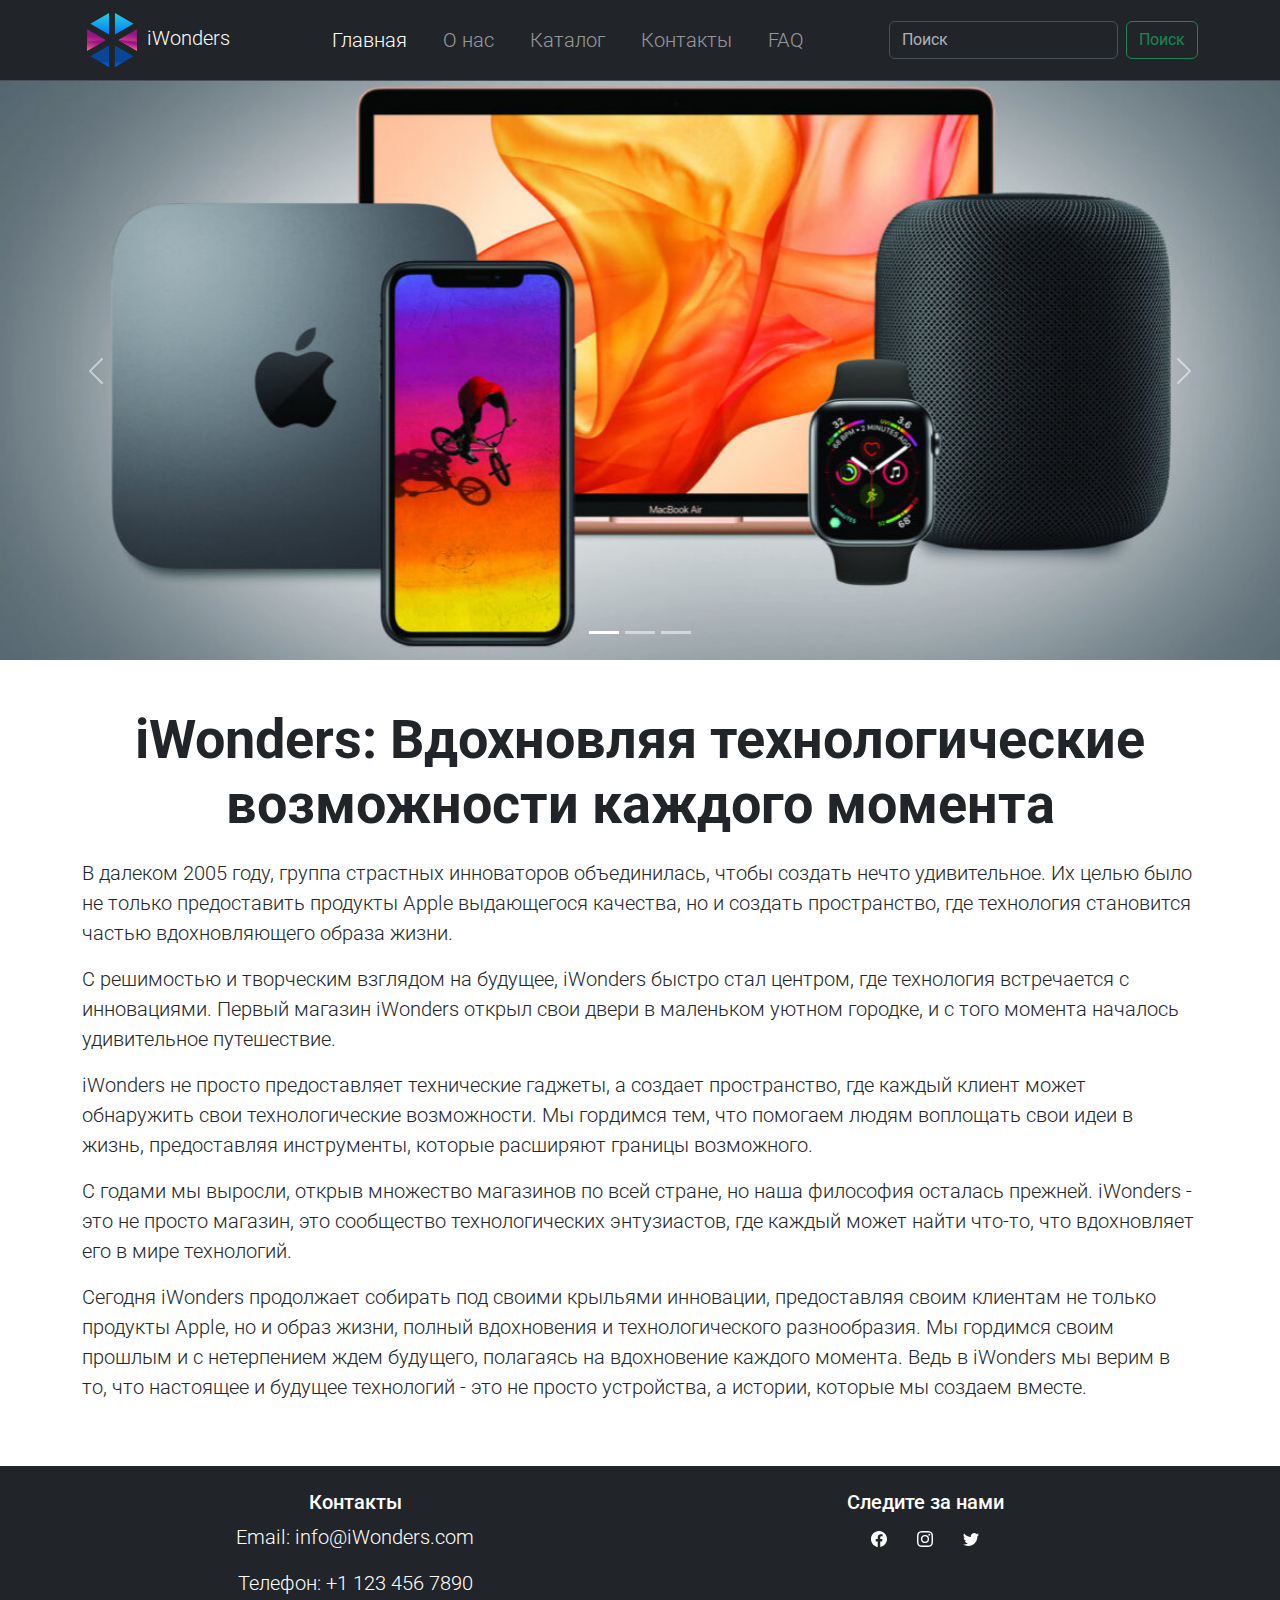
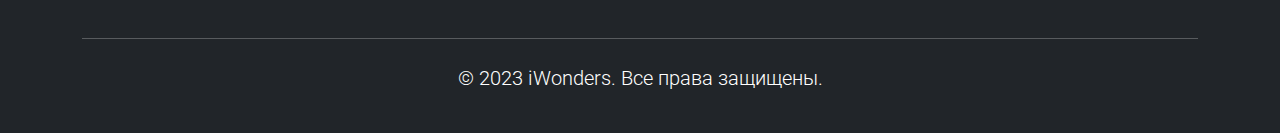
<file: index.html>
<!DOCTYPE html>
<html lang="en">
<head>
    <meta charset="UTF-8">
    <meta name="viewport" content="width=device-width, initial-scale=1.0">
    <link rel="stylesheet" href="css/bootstrap.min.css">
    <link rel="preconnect" href="https://fonts.googleapis.com">
    <link rel="preconnect" href="https://fonts.gstatic.com" crossorigin>
    <link href="https://fonts.googleapis.com/css2?family=Roboto:wght@300;400;700&display=swap" rel="stylesheet">
    <link rel="stylesheet" href="css/main.css">
    <link rel="icon" type="images/x-icon" href="images/favicon.ico">
    <title>iWonders</title>
</head>
<body>
    <div class="wraper">
        <div class="header">
            <nav class="navbar bg-dark border-bottom border-bottom-dark navbar-expand-lg" data-bs-theme="dark">
                <div class="container">
                  <a class="navbar-brand" href="index.html" >
                    <img src="images/logo.svg" alt="" alt="Logo" width="60" height="54" class="d-inline-block align-text-center">
                    iWonders
                  </a>
                  <button class="navbar-toggler" type="button" data-bs-toggle="collapse" data-bs-target="#navbarSupportedContent" aria-controls="navbarSupportedContent" aria-expanded="false" aria-label="Переключатель навигации">
                    <span class="navbar-toggler-icon"></span>
                  </button>
                  <div class="collapse navbar-collapse" id="navbarSupportedContent">
                    <ul class="navbar-nav me-auto mb-2 mb-lg-0 ">
                      <li class="nav-item">
                        <a class="nav-link active" aria-current="page" href="index.html">Главная</a>
                      </li>
                      <li class="nav-item">
                        <a class="nav-link" href="html/about_us.html">О нас</a>
                      </li>
                      <li class="nav-item">
                        <a class="nav-link" href="html/products.html">Каталог</a>
                      </li>
                      <li class="nav-item">
                        <a class="nav-link" href="html/contacts.html">Контакты</a>
                      </li>
                      <li class="nav-item">
                        <a class="nav-link" href="html/faq.html">FAQ</a>
                      </li>
                    </ul>
                    <form class="d-flex" role="search">
                      <input class="form-control me-2" type="search" placeholder="Поиск" aria-label="Поиск">
                      <button class="btn btn-outline-success" type="submit">Поиск</button>
                    </form>
                  </div>
                </div>
              </nav>
        </div>
        <div class="main">
            <div class="main__slider">
                <div class="container-fluid">
                    <div id="carouselExample" class="carousel slide carousel-fade">
                        <div class="carousel-indicators">
                            <button type="button" data-bs-target="#carouselExampleIndicators" data-bs-slide-to="0" class="active" aria-current="true" aria-label="Slide 1"></button>
                            <button type="button" data-bs-target="#carouselExampleIndicators" data-bs-slide-to="1" aria-label="Slide 2"></button>
                            <button type="button" data-bs-target="#carouselExampleIndicators" data-bs-slide-to="2" aria-label="Slide 3"></button>
                          </div>
                        <div class="carousel-inner">
                          <div class="carousel-item active">
                            <img src="images/slider/1.jpg" class="d-block w-100" alt="...">
                          </div>
                          <div class="carousel-item">
                            <img src="images/slider/2.jpg" class="d-block w-100" alt="...">
                          </div>
                          <div class="carousel-item">
                            <img src="images/slider/3.jpg" class="d-block w-100" alt="...">
                          </div>
                        </div>
                        <button class="carousel-control-prev" type="button" data-bs-target="#carouselExample" data-bs-slide="prev">
                          <span class="carousel-control-prev-icon" aria-hidden="true"></span>
                          <span class="visually-hidden">Предыдущий</span>
                        </button>
                        <button class="carousel-control-next" type="button" data-bs-target="#carouselExample" data-bs-slide="next">
                          <span class="carousel-control-next-icon" aria-hidden="true"></span>
                          <span class="visually-hidden">Следующий</span>
                        </button>
                      </div>
                </div>
            </div>
            <section class="story pt-5 pb-5">
                <div class="container">
                    <h1 class="text-center">iWonders: Вдохновляя технологические возможности каждого момента</h1>
                  <p class="lead">
                    В далеком 2005 году, группа страстных инноваторов объединилась, чтобы создать нечто удивительное.
                    Их целью было не только предоставить продукты Apple выдающегося качества, но и создать пространство,
                    где технология становится частью вдохновляющего образа жизни.
                  </p>
                  <p>
                    С решимостью и творческим взглядом на будущее, iWonders быстро стал центром, где технология встречается с инновациями.
                    Первый магазин iWonders открыл свои двери в маленьком уютном городке, и с того момента началось удивительное путешествие.
                  </p>
                  <p>
                    iWonders не просто предоставляет технические гаджеты, а создает пространство, где каждый клиент может обнаружить свои технологические возможности.
                    Мы гордимся тем, что помогаем людям воплощать свои идеи в жизнь, предоставляя инструменты, которые расширяют границы возможного.
                  </p>
                  <p>
                    С годами мы выросли, открыв множество магазинов по всей стране, но наша философия осталась прежней.
                    iWonders - это не просто магазин, это сообщество технологических энтузиастов, где каждый может найти что-то, что вдохновляет его в мире технологий.
                  </p>
                  <p>
                    Сегодня iWonders продолжает собирать под своими крыльями инновации, предоставляя своим клиентам не только продукты Apple,
                    но и образ жизни, полный вдохновения и технологического разнообразия.
                    Мы гордимся своим прошлым и с нетерпением ждем будущего, полагаясь на вдохновение каждого момента.
                    Ведь в iWonders мы верим в то, что настоящее и будущее технологий - это не просто устройства,
                    а истории, которые мы создаем вместе.
                  </p>
                </div>
              </section>
        </div>
        <footer class="bg-dark text-white text-center py-4">
            <div class="container">
                <div class="row">
                    <div class="col-md-6">
                        <h5>Контакты</h5>
                        <p>Email: info@iWonders.com</p>
                        <p>Телефон: +1 123 456 7890</p>
                    </div>
                    <div class="col-md-6">
                        <h5>Следите за нами</h5>
                        <a href="#" class="text-white social-icon">
                            <img src="images/socials/facebook.svg" alt="" style="filter: invert(1);" class="text-white">
                        </a> 
                        <a href="#" class="text-white social-icon">
                            <img src="images/socials/instagram.svg" alt="" style="filter: invert(1);" class="text-white">
                        </a> 
                        <a href="#" class="text-white social-icon">
                            <img src="images/socials/twitter.svg" alt="" style="filter: invert(1);" class="text-white">
                        </a>
                    </div>
                </div>
                <hr class="my-4">
                <p>&copy; 2023 iWonders. Все права защищены.</p>
            </div>
        </footer>
    
        
    </div>
</body>
<script src="js/bootstrap.bundle.min.js"></script>
</html>
</file>
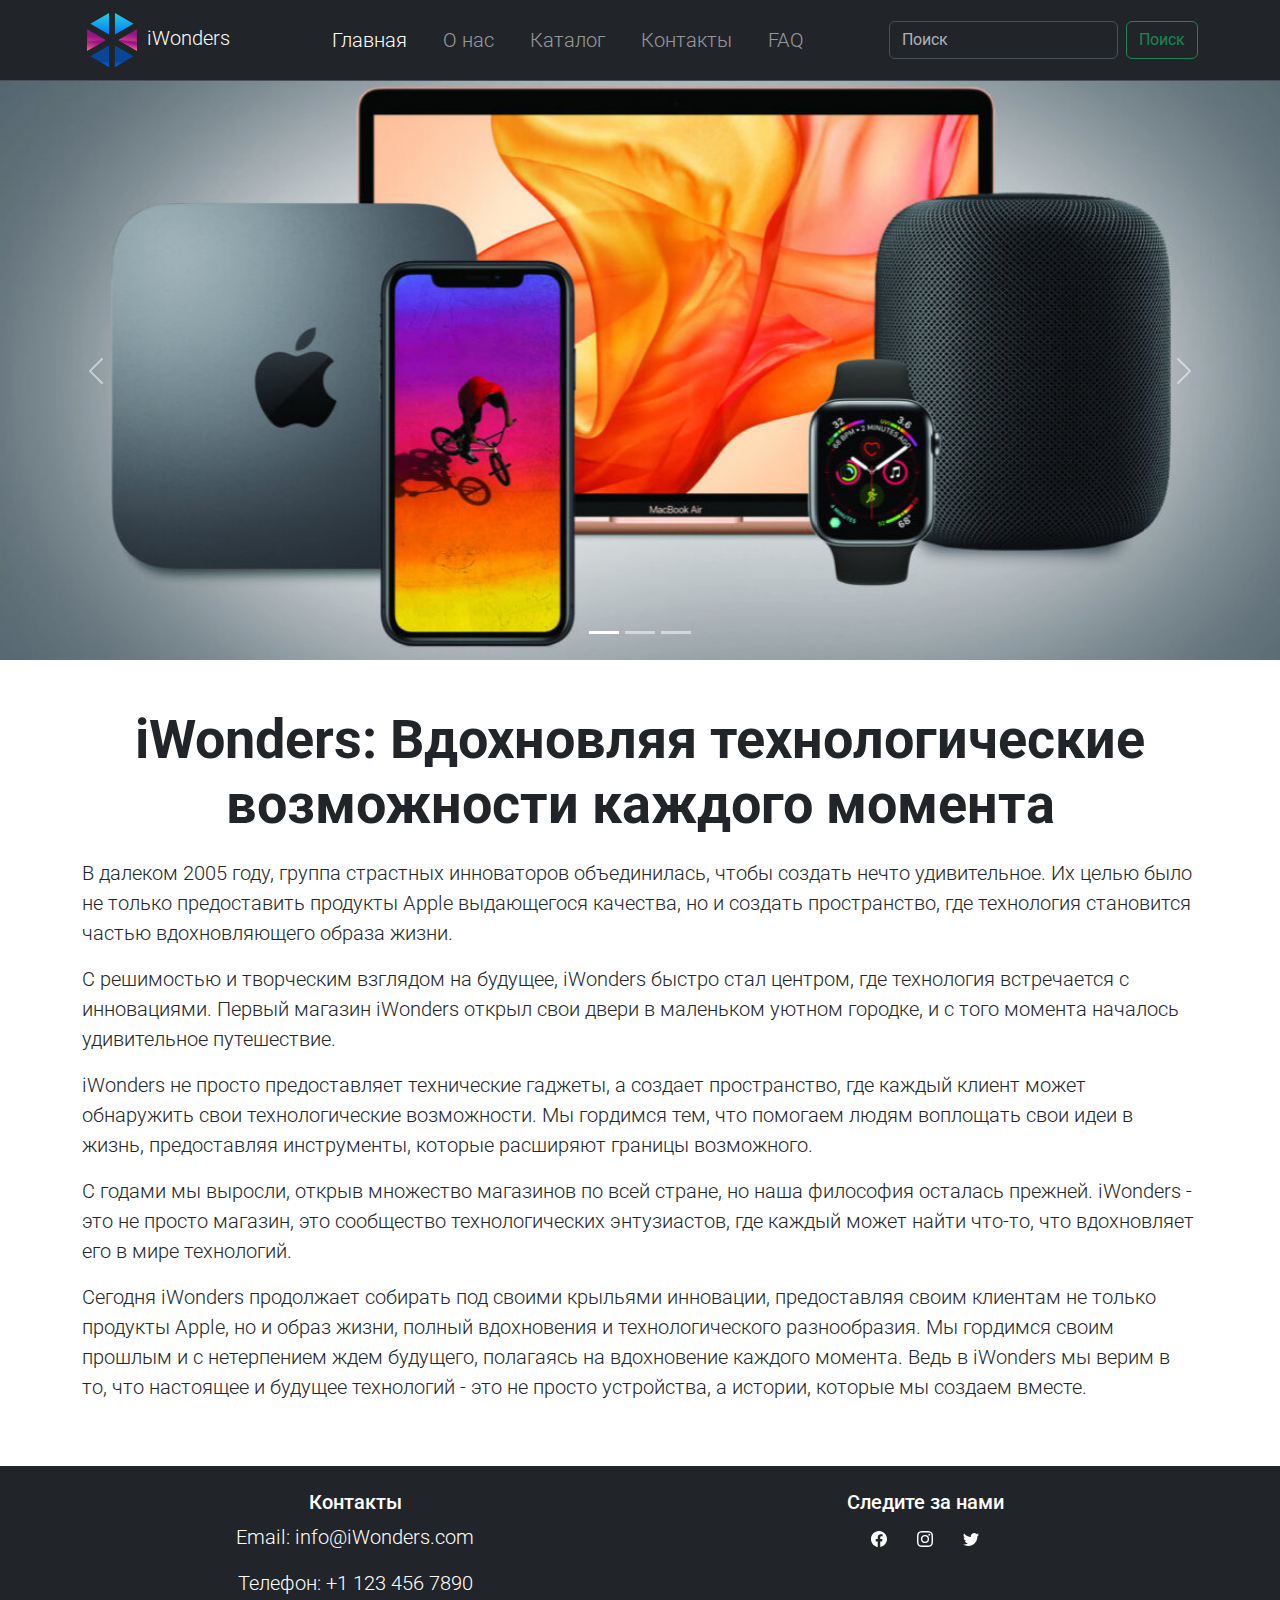
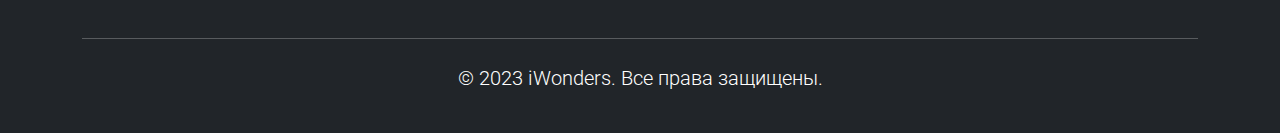
<file: html/index.html>
<!DOCTYPE html>
<html lang="en">
<head>
    <meta charset="UTF-8">
    <meta name="viewport" content="width=device-width, initial-scale=1.0">
    <link rel="stylesheet" href="../css/bootstrap.min.css">
    <link rel="preconnect" href="https://fonts.googleapis.com">
    <link rel="preconnect" href="https://fonts.gstatic.com" crossorigin>
    <link href="https://fonts.googleapis.com/css2?family=Roboto:wght@300;400;700&display=swap" rel="stylesheet">
    <link rel="stylesheet" href="../css/main.css">
    <link rel="icon" type="images/x-icon" href="../images/favicon.ico">
    <title>iWonders</title>
</head>
<body>
    <div class="wraper">
        <div class="header">
            <nav class="navbar bg-dark border-bottom border-bottom-dark navbar-expand-lg" data-bs-theme="dark">
                <div class="container">
                  <a class="navbar-brand" href="../html/index.html" >
                    <img src="../images/logo.svg" alt="" alt="Logo" width="60" height="54" class="d-inline-block align-text-center">
                    iWonders
                  </a>
                  <button class="navbar-toggler" type="button" data-bs-toggle="collapse" data-bs-target="#navbarSupportedContent" aria-controls="navbarSupportedContent" aria-expanded="false" aria-label="Переключатель навигации">
                    <span class="navbar-toggler-icon"></span>
                  </button>
                  <div class="collapse navbar-collapse" id="navbarSupportedContent">
                    <ul class="navbar-nav me-auto mb-2 mb-lg-0 ">
                      <li class="nav-item">
                        <a class="nav-link active" aria-current="page" href="../html/index.html">Главная</a>
                      </li>
                      <li class="nav-item">
                        <a class="nav-link" href="../html/about_us.html">О нас</a>
                      </li>
                      <li class="nav-item">
                        <a class="nav-link" href="../html/products.html">Каталог</a>
                      </li>
                      <li class="nav-item">
                        <a class="nav-link" href="../html/contacts.html">Контакты</a>
                      </li>
                      <li class="nav-item">
                        <a class="nav-link" href="../html/faq.html">FAQ</a>
                      </li>
                    </ul>
                    <form class="d-flex" role="search">
                      <input class="form-control me-2" type="search" placeholder="Поиск" aria-label="Поиск">
                      <button class="btn btn-outline-success" type="submit">Поиск</button>
                    </form>
                  </div>
                </div>
              </nav>
        </div>
        <div class="main">
            <div class="main__slider">
                <div class="container-fluid">
                    <div id="carouselExample" class="carousel slide carousel-fade">
                        <div class="carousel-indicators">
                            <button type="button" data-bs-target="#carouselExampleIndicators" data-bs-slide-to="0" class="active" aria-current="true" aria-label="Slide 1"></button>
                            <button type="button" data-bs-target="#carouselExampleIndicators" data-bs-slide-to="1" aria-label="Slide 2"></button>
                            <button type="button" data-bs-target="#carouselExampleIndicators" data-bs-slide-to="2" aria-label="Slide 3"></button>
                          </div>
                        <div class="carousel-inner">
                          <div class="carousel-item active">
                            <img src="../images/slider/1.jpg" class="d-block w-100" alt="...">
                          </div>
                          <div class="carousel-item">
                            <img src="../images/slider/2.jpg" class="d-block w-100" alt="...">
                          </div>
                          <div class="carousel-item">
                            <img src="../images/slider/3.jpg" class="d-block w-100" alt="...">
                          </div>
                        </div>
                        <button class="carousel-control-prev" type="button" data-bs-target="#carouselExample" data-bs-slide="prev">
                          <span class="carousel-control-prev-icon" aria-hidden="true"></span>
                          <span class="visually-hidden">Предыдущий</span>
                        </button>
                        <button class="carousel-control-next" type="button" data-bs-target="#carouselExample" data-bs-slide="next">
                          <span class="carousel-control-next-icon" aria-hidden="true"></span>
                          <span class="visually-hidden">Следующий</span>
                        </button>
                      </div>
                </div>
            </div>
            <section class="story pt-5 pb-5">
                <div class="container">
                    <h1 class="text-center">iWonders: Вдохновляя технологические возможности каждого момента</h1>
                  <p class="lead">
                    В далеком 2005 году, группа страстных инноваторов объединилась, чтобы создать нечто удивительное.
                    Их целью было не только предоставить продукты Apple выдающегося качества, но и создать пространство,
                    где технология становится частью вдохновляющего образа жизни.
                  </p>
                  <p>
                    С решимостью и творческим взглядом на будущее, iWonders быстро стал центром, где технология встречается с инновациями.
                    Первый магазин iWonders открыл свои двери в маленьком уютном городке, и с того момента началось удивительное путешествие.
                  </p>
                  <p>
                    iWonders не просто предоставляет технические гаджеты, а создает пространство, где каждый клиент может обнаружить свои технологические возможности.
                    Мы гордимся тем, что помогаем людям воплощать свои идеи в жизнь, предоставляя инструменты, которые расширяют границы возможного.
                  </p>
                  <p>
                    С годами мы выросли, открыв множество магазинов по всей стране, но наша философия осталась прежней.
                    iWonders - это не просто магазин, это сообщество технологических энтузиастов, где каждый может найти что-то, что вдохновляет его в мире технологий.
                  </p>
                  <p>
                    Сегодня iWonders продолжает собирать под своими крыльями инновации, предоставляя своим клиентам не только продукты Apple,
                    но и образ жизни, полный вдохновения и технологического разнообразия.
                    Мы гордимся своим прошлым и с нетерпением ждем будущего, полагаясь на вдохновение каждого момента.
                    Ведь в iWonders мы верим в то, что настоящее и будущее технологий - это не просто устройства,
                    а истории, которые мы создаем вместе.
                  </p>
                </div>
              </section>
        </div>
        <footer class="bg-dark text-white text-center py-4">
            <div class="container">
                <div class="row">
                    <div class="col-md-6">
                        <h5>Контакты</h5>
                        <p>Email: info@iWonders.com</p>
                        <p>Телефон: +1 123 456 7890</p>
                    </div>
                    <div class="col-md-6">
                        <h5>Следите за нами</h5>
                        <a href="#" class="text-white social-icon">
                            <img src="../images/socials/facebook.svg" alt="" style="filter: invert(1);" class="text-white">
                        </a> 
                        <a href="#" class="text-white social-icon">
                            <img src="../images/socials/instagram.svg" alt="" style="filter: invert(1);" class="text-white">
                        </a> 
                        <a href="#" class="text-white social-icon">
                            <img src="../images/socials/twitter.svg" alt="" style="filter: invert(1);" class="text-white">
                        </a>
                    </div>
                </div>
                <hr class="my-4">
                <p>&copy; 2023 iWonders. Все права защищены.</p>
            </div>
        </footer>
    
        
    </div>
</body>
<script src="../js/bootstrap.bundle.min.js"></script>
</html>
</file>
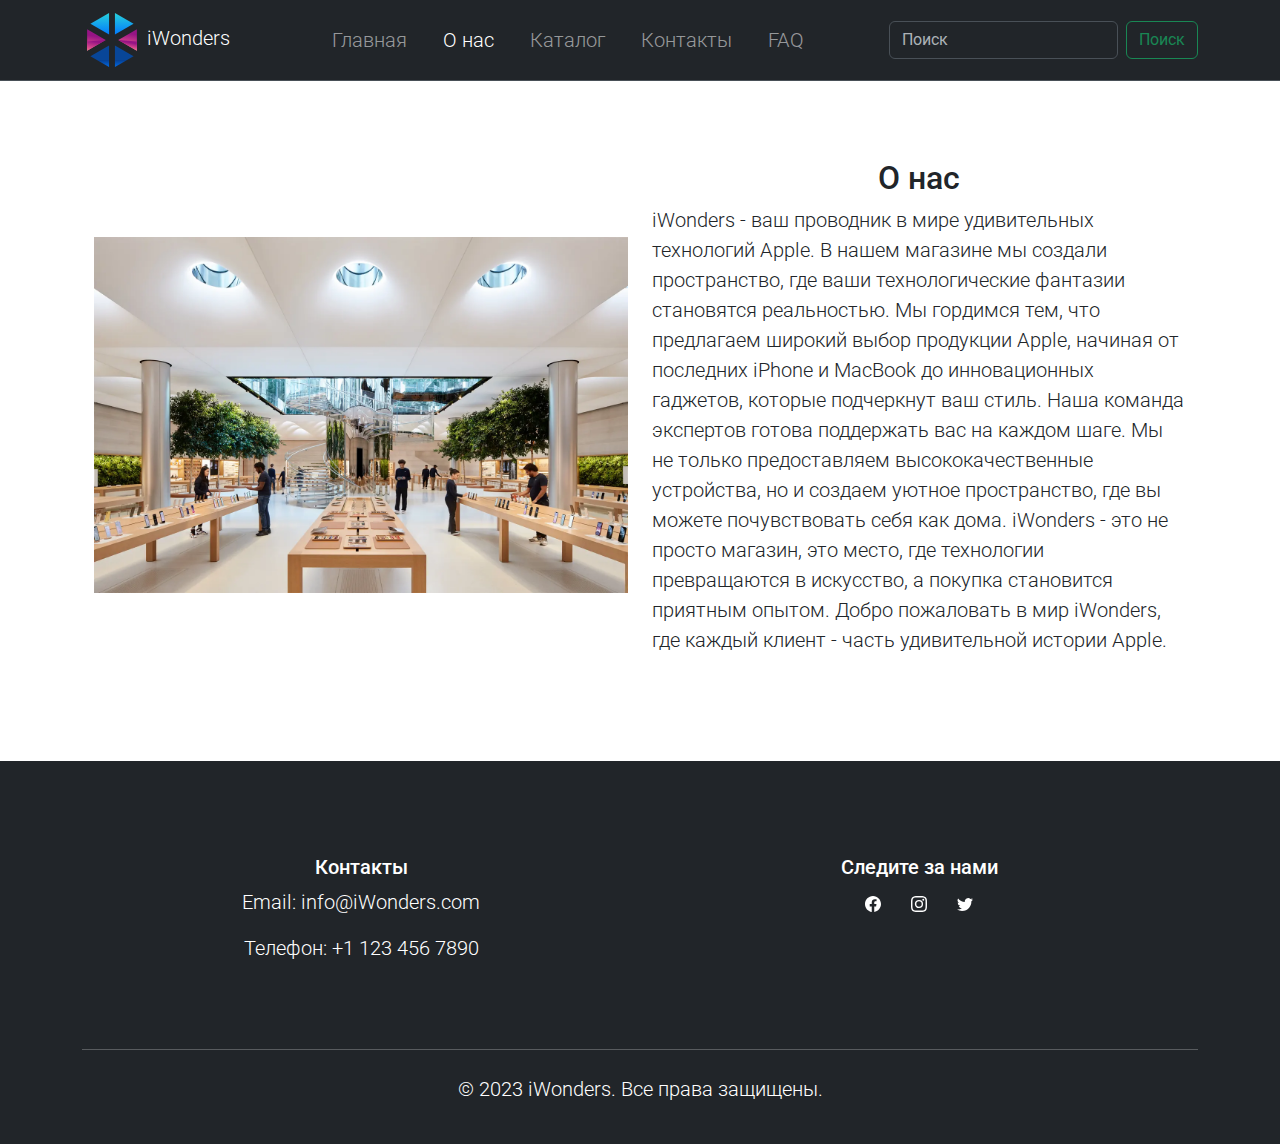
<file: html/about_us.html>
<!DOCTYPE html>
<html lang="en">
<head>
    <meta charset="UTF-8">
    <meta name="viewport" content="width=device-width, initial-scale=1.0">
    <link rel="stylesheet" href="../css/bootstrap.min.css">
    <link rel="preconnect" href="https://fonts.googleapis.com">
    <link rel="preconnect" href="https://fonts.gstatic.com" crossorigin>
    <link href="https://fonts.googleapis.com/css2?family=Roboto:wght@300;400;700&display=swap" rel="stylesheet">
    <link rel="stylesheet" href="../css/about-us.css">
    <link rel="icon" type="images/x-icon" href="../images/favicon.ico">
    <title>About US</title>
</head>
<body>
    <div class="header">
        <nav class="navbar bg-dark border-bottom border-bottom-dark navbar-expand-lg" data-bs-theme="dark">
            <div class="container">
              <a class="navbar-brand" href="../index.html" >
                <img src="../images/logo.svg" alt="" alt="Logo" width="60" height="54" class="d-inline-block align-text-center">
                iWonders
              </a>
              <button class="navbar-toggler" type="button" data-bs-toggle="collapse" data-bs-target="#navbarSupportedContent" aria-controls="navbarSupportedContent" aria-expanded="false" aria-label="Переключатель навигации">
                <span class="navbar-toggler-icon"></span>
              </button>
              <div class="collapse navbar-collapse" id="navbarSupportedContent">
                <ul class="navbar-nav me-auto mb-2 mb-lg-0 ">
                  <li class="nav-item">
                    <a class="nav-link" aria-current="page" href="../index.html">Главная</a>
                  </li>
                  <li class="nav-item">
                    <a class="nav-link active" href="../html/about_us.html">О нас</a>
                  </li>
                  <li class="nav-item">
                    <a class="nav-link" href="../html/products.html">Каталог</a>
                  </li>
                  <li class="nav-item">
                    <a class="nav-link" href="../html/contacts.html">Контакты</a>
                  </li>
                  <li class="nav-item">
                    <a class="nav-link" href="../html/faq.html">FAQ</a>
                  </li>
                </ul>
                <form class="d-flex" role="search">
                  <input class="form-control me-2" type="search" placeholder="Поиск" aria-label="Поиск">
                  <button class="btn btn-outline-success" type="submit">Поиск</button>
                </form>
              </div>
            </div>
          </nav>
    </div>
    <div class="main">
        <div class="container">
          <div class="row">
            <div class="col-md-6 mt-2 mb-5 d-flex justify-content-center align-items-center">
              <img src="../images/shop.webp" alt="" class="w-100 text-center">
            </div>
            <div class="col-md-6 mt-2 mb-5 d-flex flex-column justify-content-center align-items-center">  
                  <h2>О нас</h2>
                  <p>
                    iWonders - ваш проводник в мире удивительных технологий Apple. В нашем магазине мы создали пространство, где ваши технологические фантазии становятся реальностью. Мы гордимся тем, что предлагаем широкий выбор продукции Apple, начиная от последних iPhone и MacBook до инновационных гаджетов, которые подчеркнут ваш стиль.
                    Наша команда экспертов готова поддержать вас на каждом шаге. Мы не только предоставляем высококачественные устройства, но и создаем уютное пространство, где вы можете почувствовать себя как дома. iWonders - это не просто магазин, это место, где технологии превращаются в искусство, а покупка становится приятным опытом. Добро пожаловать в мир iWonders, где каждый клиент - часть удивительной истории Apple.</p>
              </div>
        </div>
      </div>
    </div>
    <footer class="bg-dark text-white text-center py-4">
        <div class="container">
            <div class="row">
                <div class="col-md-6">
                    <h5>Контакты</h5>
                    <p>Email: info@iWonders.com</p>
                    <p>Телефон: +1 123 456 7890</p>
                </div>
                <div class="col-md-6">
                    <h5>Следите за нами</h5>
                    <a href="#" class="text-white social-icon">
                        <img src="../images/socials/facebook.svg" alt="" style="filter: invert(1);" class="text-white">
                    </a> 
                    <a href="#" class="text-white social-icon">
                        <img src="../images/socials/instagram.svg" alt="" style="filter: invert(1);" class="text-white">
                    </a> 
                    <a href="#" class="text-white social-icon">
                        <img src="../images/socials/twitter.svg" alt="" style="filter: invert(1);" class="text-white">
                    </a>
                </div>
            </div>
            <hr class="my-4">
            <p>&copy; 2023 iWonders. Все права защищены.</p>
        </div>
    </footer>
</body>
<script src="../js/bootstrap.bundle.min.js"></script>
</html>
</file>
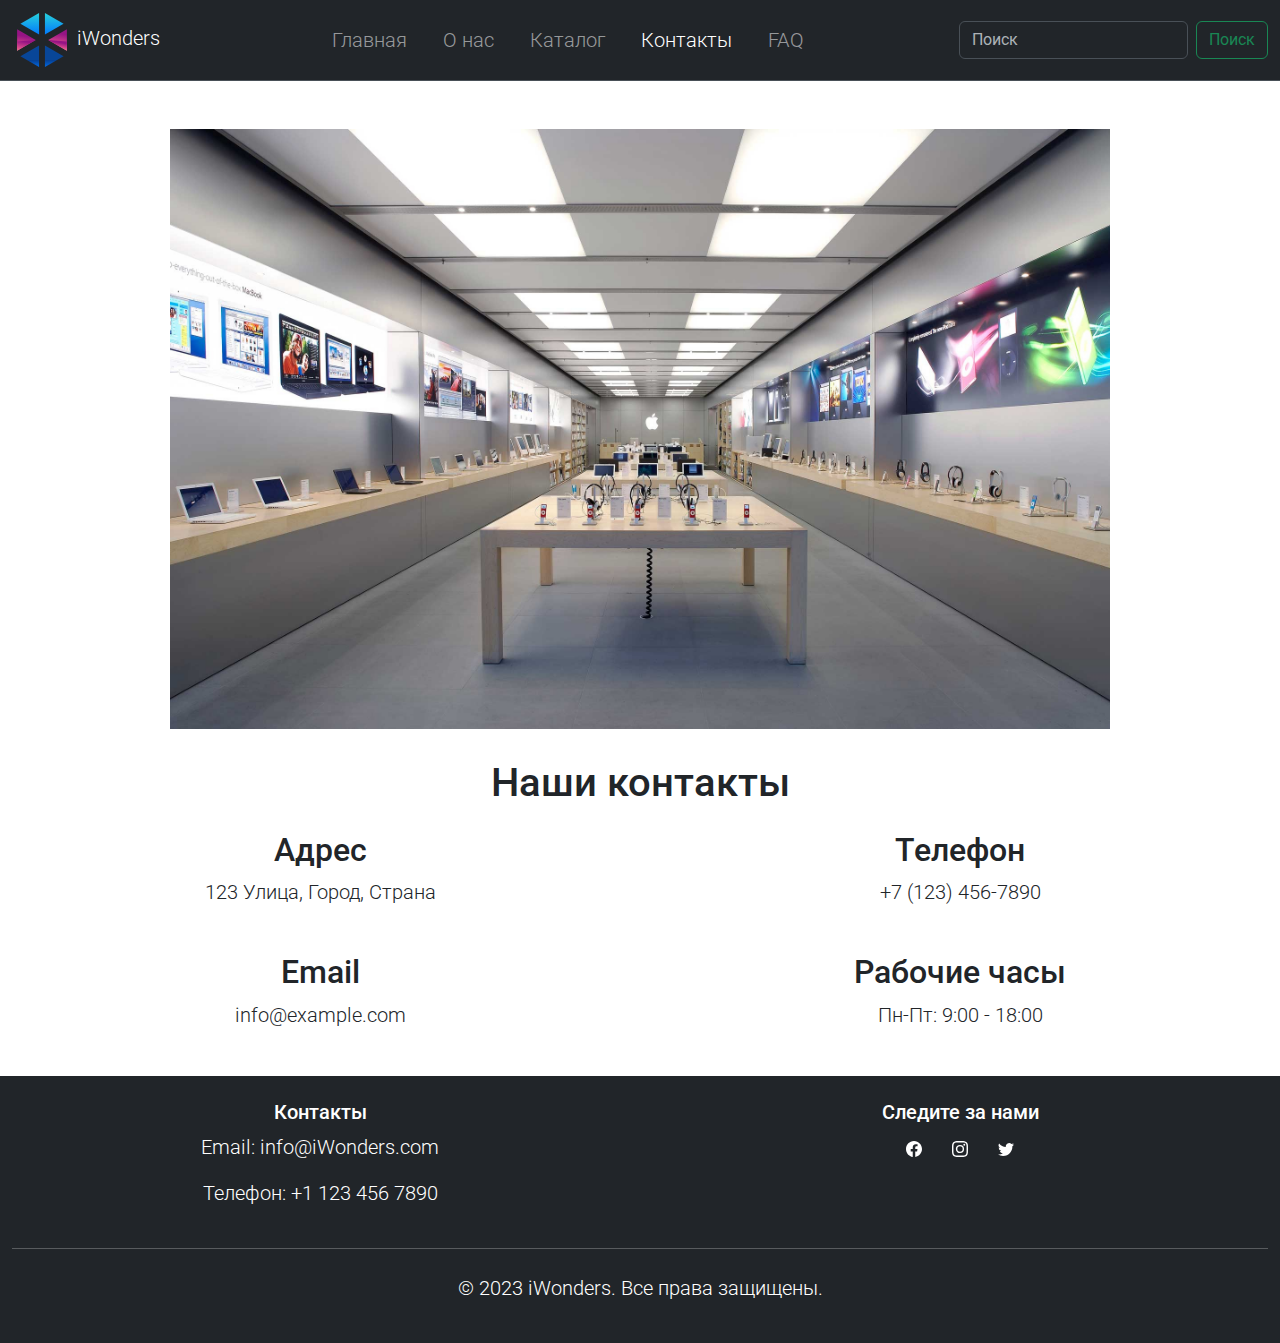
<file: html/contacts.html>
<!DOCTYPE html>
<html lang="en">
<head>
    <meta charset="UTF-8">
    <meta name="viewport" content="width=device-width, initial-scale=1.0">
    <link rel="stylesheet" href="../css/bootstrap.min.css">
    <link rel="preconnect" href="https://fonts.googleapis.com">
    <link rel="preconnect" href="https://fonts.gstatic.com" crossorigin>
    <link href="https://fonts.googleapis.com/css2?family=Roboto:wght@300;400;700&display=swap" rel="stylesheet">
    <link rel="stylesheet" href="../css/contacts.css">
    <link rel="icon" type="images/x-icon" href="../images/favicon.ico">
    <title>Contacts</title>
</head>
<body>
    <div class="header">
        <nav class="navbar bg-dark border-bottom border-bottom-dark navbar-expand-lg" data-bs-theme="dark">
            <div class="container">
              <a class="navbar-brand" href="../index.html" >
                <img src="../images/logo.svg" alt="" alt="Logo" width="60" height="54" class="d-inline-block align-text-center">
                iWonders
              </a>
              <button class="navbar-toggler" type="button" data-bs-toggle="collapse" data-bs-target="#navbarSupportedContent" aria-controls="navbarSupportedContent" aria-expanded="false" aria-label="Переключатель навигации">
                <span class="navbar-toggler-icon"></span>
              </button>
              <div class="collapse navbar-collapse" id="navbarSupportedContent">
                <ul class="navbar-nav me-auto mb-2 mb-lg-0 ">
                  <li class="nav-item">
                    <a class="nav-link" aria-current="page" href="../index.html">Главная</a>
                  </li>
                  <li class="nav-item">
                    <a class="nav-link" href="../html/about_us.html">О нас</a>
                  </li>
                  <li class="nav-item">
                    <a class="nav-link" href="../html/products.html">Каталог</a>
                  </li>
                  <li class="nav-item">
                    <a class="nav-link active" href="../html/contacts.html">Контакты</a>
                  </li>
                  <li class="nav-item">
                    <a class="nav-link" href="../html/faq.html">FAQ</a>
                  </li>
                </ul>
                <form class="d-flex" role="search">
                  <input class="form-control me-2" type="search" placeholder="Поиск" aria-label="Поиск">
                  <button class="btn btn-outline-success" type="submit">Поиск</button>
                </form>
              </div>
            </div>
          </nav>
    </div>
    <div class="main">
        
        <!-- Контент страницы -->
        <div class="container mt-5">
    <img src="../images/apple-microsoft-store-comparison02.jpg" alt="Изображение" class="header-image text-center">
    <h1 class="text-center mb-4">Наши контакты</h1>

    <div class="row contact-info">
        <div class="col-md-6 text-center">
            <h2>Адрес</h2>
            <p>123 Улица, Город, Страна</p>
        </div>
        <div class="col-md-6 text-center">
            <h2>Телефон</h2>
            <p>+7 (123) 456-7890</p>
        </div>
    </div>

    <div class="row mt-4 contact-info">
        <div class="col-md-6 text-center">
            <h2>Email</h2>
            <p>info@example.com</p>
        </div>
        <div class="col-md-6 text-center">
            <h2>Рабочие часы</h2>
            <p>Пн-Пт: 9:00 - 18:00</p>
        </div>
    </div>

</div>
    </div>
    <footer class="bg-dark text-white text-center py-4">
        <div class="container">
            <div class="row">
                <div class="col-md-6">
                    <h5>Контакты</h5>
                    <p>Email: info@iWonders.com</p>
                    <p>Телефон: +1 123 456 7890</p>
                </div>
                <div class="col-md-6">
                    <h5>Следите за нами</h5>
                    <a href="#" class="text-white social-icon">
                        <img src="../images/socials/facebook.svg" alt="" style="filter: invert(1);" class="text-white">
                    </a> 
                    <a href="#" class="text-white social-icon">
                        <img src="../images/socials/instagram.svg" alt="" style="filter: invert(1);" class="text-white">
                    </a> 
                    <a href="#" class="text-white social-icon">
                        <img src="../images/socials/twitter.svg" alt="" style="filter: invert(1);" class="text-white">
                    </a>
                </div>
            </div>
            <hr class="my-4">
            <p>&copy; 2023 iWonders. Все права защищены.</p>
        </div>
    </footer>
</body>
<script src="../js/bootstrap.bundle.min.js"></script>
</html>
</file>
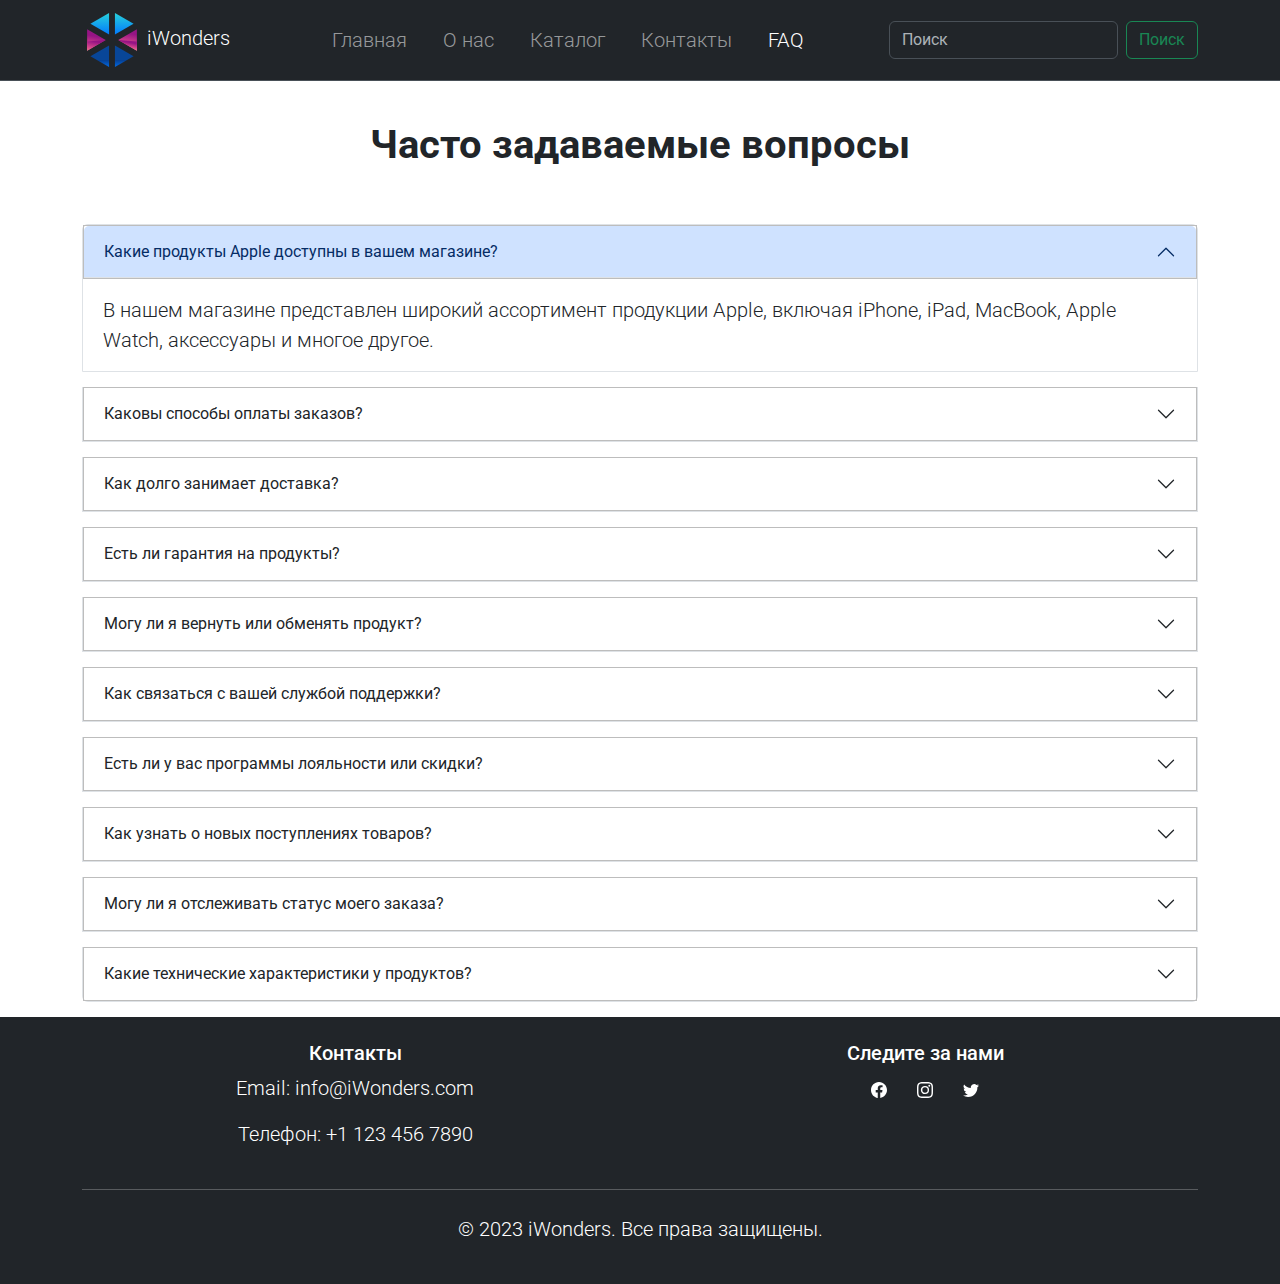
<file: html/faq.html>
<!DOCTYPE html>
<html lang="en">
<head>
    <meta charset="UTF-8">
    <meta name="viewport" content="width=device-width, initial-scale=1.0">
    <link rel="stylesheet" href="../css/bootstrap.min.css">
    <link rel="preconnect" href="https://fonts.googleapis.com">
    <link rel="preconnect" href="https://fonts.gstatic.com" crossorigin>
    <link href="https://fonts.googleapis.com/css2?family=Roboto:wght@300;400;700&display=swap" rel="stylesheet">
    <link rel="stylesheet" href="../css/faq.css">
    <link rel="icon" type="images/x-icon" href="../images/favicon.ico">
    <title>FAQ</title>
</head>
<body>
    <div class="header">
        <nav class="navbar bg-dark border-bottom border-bottom-dark navbar-expand-lg" data-bs-theme="dark">
            <div class="container">
              <a class="navbar-brand" href="../index.html" >
                <img src="../images/logo.svg" alt="" alt="Logo" width="60" height="54" class="d-inline-block align-text-center">
                iWonders
              </a>
              <button class="navbar-toggler" type="button" data-bs-toggle="collapse" data-bs-target="#navbarSupportedContent" aria-controls="navbarSupportedContent" aria-expanded="false" aria-label="Переключатель навигации">
                <span class="navbar-toggler-icon"></span>
              </button>
              <div class="collapse navbar-collapse" id="navbarSupportedContent">
                <ul class="navbar-nav me-auto mb-2 mb-lg-0 ">
                  <li class="nav-item">
                    <a class="nav-link" aria-current="page" href="../index.html">Главная</a>
                  </li>
                  <li class="nav-item">
                    <a class="nav-link" href="../html/about_us.html">О нас</a>
                  </li>
                  <li class="nav-item">
                    <a class="nav-link" href="../html/products.html">Каталог</a>
                  </li>
                  <li class="nav-item">
                    <a class="nav-link" href="../html/contacts.html">Контакты</a>
                  </li>
                  <li class="nav-item">
                    <a class="nav-link active" href="../html/faq.html">FAQ</a>
                  </li>
                </ul>
                <form class="d-flex" role="search">
                  <input class="form-control me-2" type="search" placeholder="Поиск" aria-label="Поиск">
                  <button class="btn btn-outline-success" type="submit">Поиск</button>
                </form>
              </div>
            </div>
          </nav>
    </div>
    <div class="main">
      <div class="container">
        <h1 class="text-center">Часто задаваемые вопросы</h1>
        <div class="accordion" id="accordionExample">
          <div class="accordion-item">
            <h2 class="accordion-header">
              <button class="accordion-button" type="button" data-bs-toggle="collapse" data-bs-target="#collapseOne" aria-expanded="true" aria-controls="collapseOne">
                Какие продукты Apple доступны в вашем магазине?
              </button>
            </h2>
            <div id="collapseOne" class="accordion-collapse collapse show" data-bs-parent="#accordionExample">
              <div class="accordion-body">
                В нашем магазине представлен широкий ассортимент продукции Apple, включая iPhone, iPad, MacBook, Apple Watch, аксессуары и многое другое.
              </div>
            </div>
          </div>
          <div class="accordion-item">
            <h2 class="accordion-header">
              <button class="accordion-button collapsed" type="button" data-bs-toggle="collapse" data-bs-target="#collapseTwo" aria-expanded="false" aria-controls="collapseTwo">
                Каковы способы оплаты заказов?
              </button>
            </h2>
            <div id="collapseTwo" class="accordion-collapse collapse" data-bs-parent="#accordionExample">
              <div class="accordion-body">
                Мы принимаем различные способы оплаты, включая кредитные карты, электронные платежи и другие удобные варианты.
              </div>
            </div>
          </div>
          <div class="accordion-item">
            <h2 class="accordion-header">
              <button class="accordion-button collapsed" type="button" data-bs-toggle="collapse" data-bs-target="#collapseThree" aria-expanded="false" aria-controls="collapseThree">
                Как долго занимает доставка?
              </button>
            </h2>
            <div id="collapseThree" class="accordion-collapse collapse" data-bs-parent="#accordionExample">
              <div class="accordion-body">
                Сроки доставки зависят от вашего местоположения. Обычно мы стремимся осуществлять быструю и надежную доставку в пределах указанных сроков.
              </div>
            </div>
          </div>
          <div class="accordion-item">
            <h2 class="accordion-header">
              <button class="accordion-button collapsed" type="button" data-bs-toggle="collapse" data-bs-target="#collapseFour" aria-expanded="false" aria-controls="collapseFour">
                Есть ли гарантия на продукты?
              </button>
            </h2>
            <div id="collapseFour" class="accordion-collapse collapse" data-bs-parent="#accordionExample">
              <div class="accordion-body">
                Да, все продукты, приобретенные у нас, обеспечиваются гарантией производителя. Подробности можно уточнить у нашей службы поддержки.
              </div>
            </div>
          </div>
          <div class="accordion-item">
            <h2 class="accordion-header">
              <button class="accordion-button collapsed" type="button" data-bs-toggle="collapse" data-bs-target="#collapseFive" aria-expanded="false" aria-controls="collapseFive">
                Могу ли я вернуть или обменять продукт?
              </button>
            </h2>
            <div id="collapseFive" class="accordion-collapse collapse" data-bs-parent="#accordionExample">
              <div class="accordion-body">
                Да, мы предоставляем возможность возврата или обмена в соответствии с нашей политикой возврата. Пожалуйста, свяжитесь с нами для получения дополнительной информации.
              </div>
            </div>
          </div>
          <div class="accordion-item">
            <h2 class="accordion-header">
              <button class="accordion-button collapsed" type="button" data-bs-toggle="collapse" data-bs-target="#collapseSix" aria-expanded="false" aria-controls="collapseSix">
                Как связаться с вашей службой поддержки?
              </button>
            </h2>
            <div id="collapseSix" class="accordion-collapse collapse" data-bs-parent="#accordionExample">
              <div class="accordion-body">
                Вы можете связаться с нашей службой поддержки по электронной почте (support@applestore.com) или по телефону: +1 123 456 7890.
              </div>
            </div>
          </div>
          <div class="accordion-item">
            <h2 class="accordion-header">
              <button class="accordion-button collapsed" type="button" data-bs-toggle="collapse" data-bs-target="#collapseSeven" aria-expanded="false" aria-controls="collapseSeven">
                Есть ли у вас программы лояльности или скидки?
              </button>
            </h2>
            <div id="collapseSeven" class="accordion-collapse collapse" data-bs-parent="#accordionExample">
              <div class="accordion-body">
                Да, мы предлагаем программы лояльности и регулярные акции. Подпишитесь на наши рассылки, чтобы быть в курсе последних предложений.
              </div>
            </div>
          </div>
          <div class="accordion-item">
            <h2 class="accordion-header">
              <button class="accordion-button collapsed" type="button" data-bs-toggle="collapse" data-bs-target="#collapseEight" aria-expanded="false" aria-controls="collapseEight">
                Как узнать о новых поступлениях товаров?
              </button>
            </h2>
            <div id="collapseEight" class="accordion-collapse collapse" data-bs-parent="#accordionExample">
              <div class="accordion-body">
                Мы регулярно обновляем каталог и информацию о новинках. Посетите наш сайт или следите за нами в социальных сетях.
              </div>
            </div>
          </div>
          <div class="accordion-item">
            <h2 class="accordion-header">
              <button class="accordion-button collapsed" type="button" data-bs-toggle="collapse" data-bs-target="#collapseNine" aria-expanded="false" aria-controls="collapseNine">
                Могу ли я отслеживать статус моего заказа?
              </button>
            </h2>
            <div id="collapseNine" class="accordion-collapse collapse" data-bs-parent="#accordionExample">
              <div class="accordion-body">
                Да, после оформления заказа вы получите уникальный номер для отслеживания статуса доставки на нашем сайте.
              </div>
            </div>
          </div>
          <div class="accordion-item">
            <h2 class="accordion-header">
              <button class="accordion-button collapsed" type="button" data-bs-toggle="collapse" data-bs-target="#collapseTen" aria-expanded="false" aria-controls="collapseTen">
                Какие технические характеристики у продуктов?
              </button>
            </h2>
            <div id="collapseTen" class="accordion-collapse collapse" data-bs-parent="#accordionExample">
              <div class="accordion-body">
                Технические характеристики указаны на страницах каждого продукта. Если у вас есть дополнительные вопросы, обратитесь к нашей службе поддержки.
              </div>
            </div>
          </div>
        </div>
      </div>
    </div>
    
    <footer class="bg-dark text-white text-center py-4">
      <div class="container">
            <div class="row">
                <div class="col-md-6">
                  <h5>Контакты</h5>
                  <p>Email: info@iWonders.com</p>
                  <p>Телефон: +1 123 456 7890</p>
                </div>
                <div class="col-md-6">
                  <h5>Следите за нами</h5>
                  <a href="#" class="text-white social-icon">
                    <img src="../images/socials/facebook.svg" alt="" style="filter: invert(1);" class="text-white">
                  </a> 
                  <a href="#" class="text-white social-icon">
                    <img src="../images/socials/instagram.svg" alt="" style="filter: invert(1);" class="text-white">
                  </a> 
                  <a href="#" class="text-white social-icon">
                    <img src="../images/socials/twitter.svg" alt="" style="filter: invert(1);" class="text-white">
                  </a>
                </div>
            </div>
            <hr class="my-4">
            <p>&copy; 2023 iWonders. Все права защищены.</p>
        </div>
    </footer>
</body>
<script src="../js/bootstrap.bundle.min.js"></script>
</html>
</file>
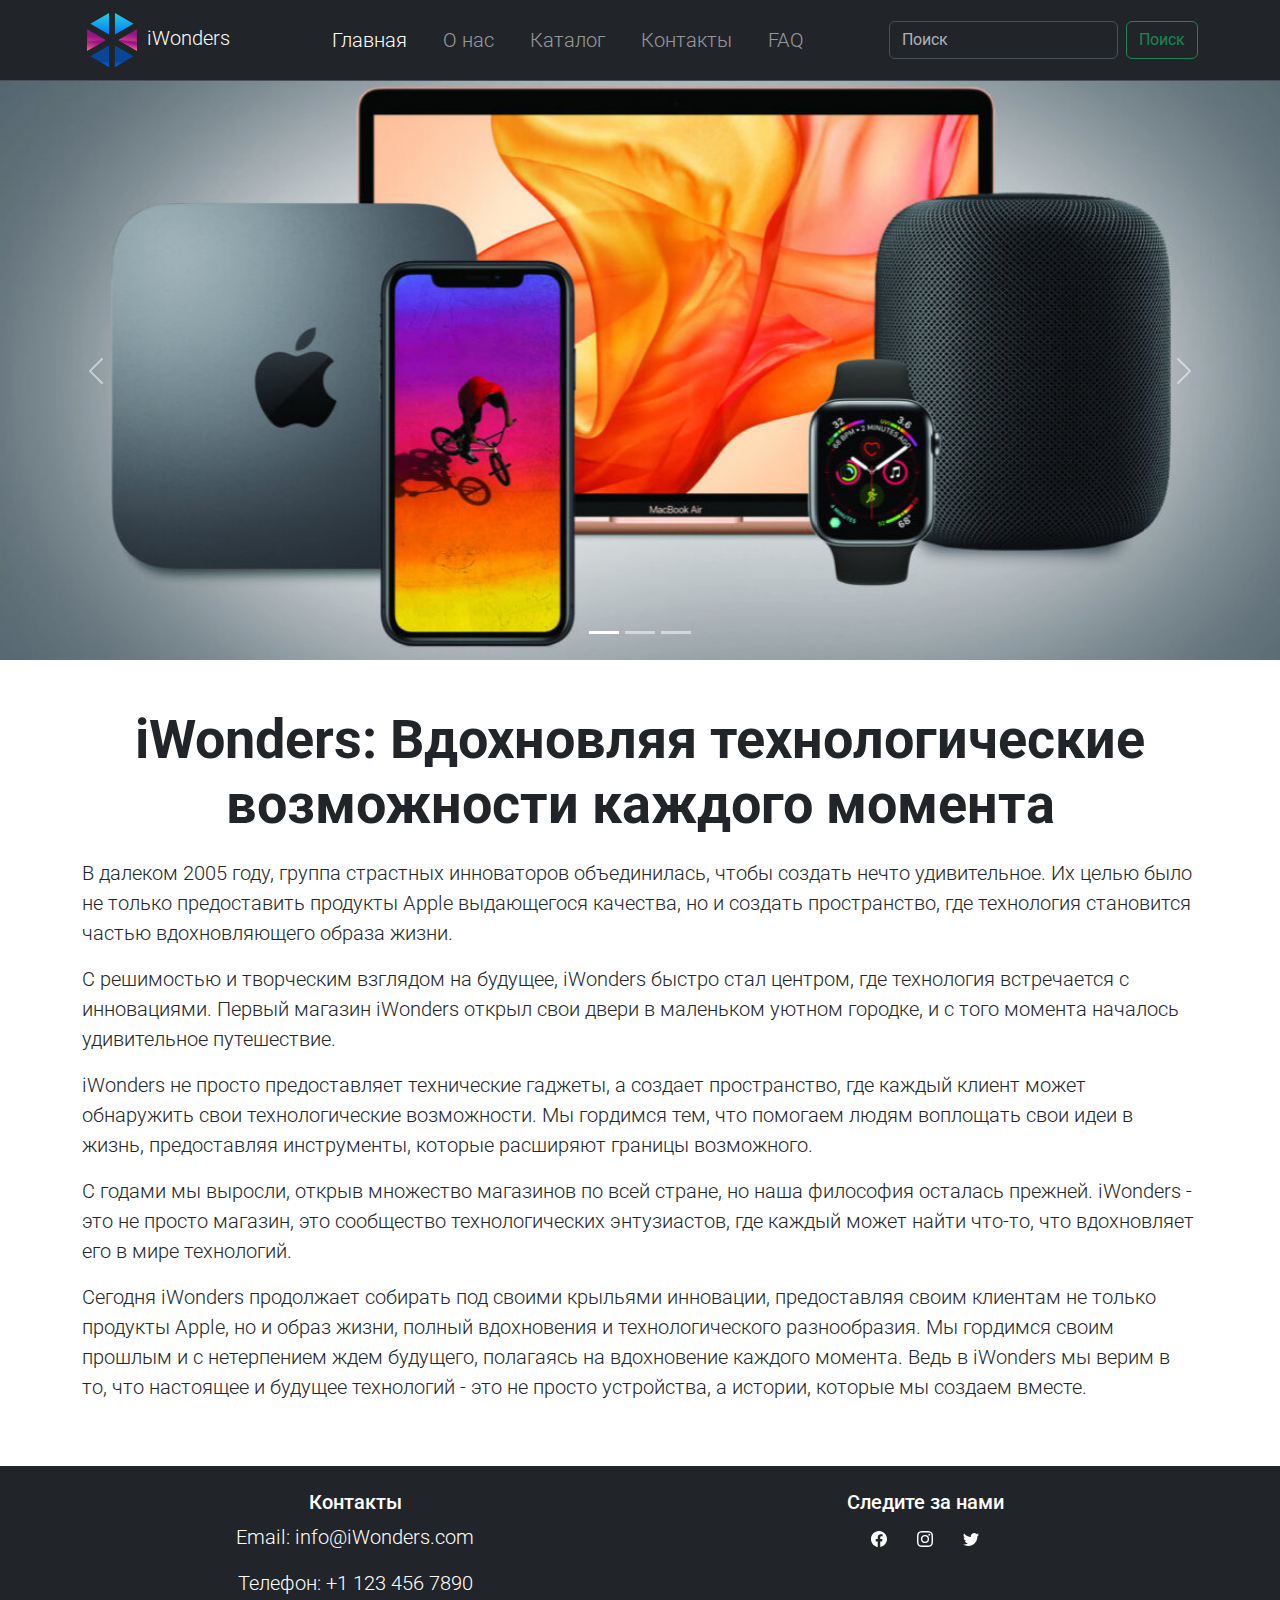
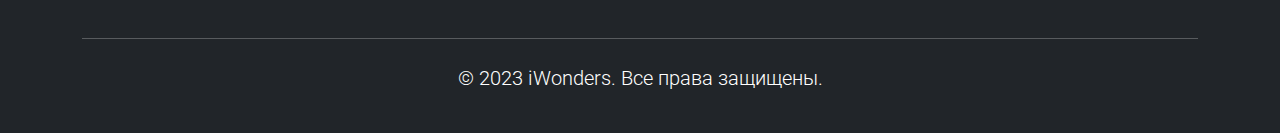
<file: html/main.html>
<!DOCTYPE html>
<html lang="en">
<head>
    <meta charset="UTF-8">
    <meta name="viewport" content="width=device-width, initial-scale=1.0">
    <link rel="stylesheet" href="../css/bootstrap.min.css">
    <link rel="preconnect" href="https://fonts.googleapis.com">
    <link rel="preconnect" href="https://fonts.gstatic.com" crossorigin>
    <link href="https://fonts.googleapis.com/css2?family=Roboto:wght@300;400;700&display=swap" rel="stylesheet">
    <link rel="stylesheet" href="../css/main.css">
    <link rel="icon" type="images/x-icon" href="../images/favicon.ico">
    <title>iWonders</title>
</head>
<body>
    <div class="wraper">
        <div class="header">
            <nav class="navbar bg-dark border-bottom border-bottom-dark navbar-expand-lg" data-bs-theme="dark">
                <div class="container">
                  <a class="navbar-brand" href="../html/main.html" >
                    <img src="../images/logo.svg" alt="" alt="Logo" width="60" height="54" class="d-inline-block align-text-center">
                    iWonders
                  </a>
                  <button class="navbar-toggler" type="button" data-bs-toggle="collapse" data-bs-target="#navbarSupportedContent" aria-controls="navbarSupportedContent" aria-expanded="false" aria-label="Переключатель навигации">
                    <span class="navbar-toggler-icon"></span>
                  </button>
                  <div class="collapse navbar-collapse" id="navbarSupportedContent">
                    <ul class="navbar-nav me-auto mb-2 mb-lg-0 ">
                      <li class="nav-item">
                        <a class="nav-link active" aria-current="page" href="../html/main.html">Главная</a>
                      </li>
                      <li class="nav-item">
                        <a class="nav-link" href="../html/about_us.html">О нас</a>
                      </li>
                      <li class="nav-item">
                        <a class="nav-link" href="../html/products.html">Каталог</a>
                      </li>
                      <li class="nav-item">
                        <a class="nav-link" href="../html/contacts.html">Контакты</a>
                      </li>
                      <li class="nav-item">
                        <a class="nav-link" href="../html/faq.html">FAQ</a>
                      </li>
                    </ul>
                    <form class="d-flex" role="search">
                      <input class="form-control me-2" type="search" placeholder="Поиск" aria-label="Поиск">
                      <button class="btn btn-outline-success" type="submit">Поиск</button>
                    </form>
                  </div>
                </div>
              </nav>
        </div>
        <div class="main">
            <div class="main__slider">
                <div class="container-fluid">
                    <div id="carouselExample" class="carousel slide carousel-fade">
                        <div class="carousel-indicators">
                            <button type="button" data-bs-target="#carouselExampleIndicators" data-bs-slide-to="0" class="active" aria-current="true" aria-label="Slide 1"></button>
                            <button type="button" data-bs-target="#carouselExampleIndicators" data-bs-slide-to="1" aria-label="Slide 2"></button>
                            <button type="button" data-bs-target="#carouselExampleIndicators" data-bs-slide-to="2" aria-label="Slide 3"></button>
                          </div>
                        <div class="carousel-inner">
                          <div class="carousel-item active">
                            <img src="../images/slider/1.jpg" class="d-block w-100" alt="...">
                          </div>
                          <div class="carousel-item">
                            <img src="../images/slider/2.jpg" class="d-block w-100" alt="...">
                          </div>
                          <div class="carousel-item">
                            <img src="../images/slider/3.jpg" class="d-block w-100" alt="...">
                          </div>
                        </div>
                        <button class="carousel-control-prev" type="button" data-bs-target="#carouselExample" data-bs-slide="prev">
                          <span class="carousel-control-prev-icon" aria-hidden="true"></span>
                          <span class="visually-hidden">Предыдущий</span>
                        </button>
                        <button class="carousel-control-next" type="button" data-bs-target="#carouselExample" data-bs-slide="next">
                          <span class="carousel-control-next-icon" aria-hidden="true"></span>
                          <span class="visually-hidden">Следующий</span>
                        </button>
                      </div>
                </div>
            </div>
            <section class="story pt-5 pb-5">
                <div class="container">
                    <h1 class="text-center">iWonders: Вдохновляя технологические возможности каждого момента</h1>
                  <p class="lead">
                    В далеком 2005 году, группа страстных инноваторов объединилась, чтобы создать нечто удивительное.
                    Их целью было не только предоставить продукты Apple выдающегося качества, но и создать пространство,
                    где технология становится частью вдохновляющего образа жизни.
                  </p>
                  <p>
                    С решимостью и творческим взглядом на будущее, iWonders быстро стал центром, где технология встречается с инновациями.
                    Первый магазин iWonders открыл свои двери в маленьком уютном городке, и с того момента началось удивительное путешествие.
                  </p>
                  <p>
                    iWonders не просто предоставляет технические гаджеты, а создает пространство, где каждый клиент может обнаружить свои технологические возможности.
                    Мы гордимся тем, что помогаем людям воплощать свои идеи в жизнь, предоставляя инструменты, которые расширяют границы возможного.
                  </p>
                  <p>
                    С годами мы выросли, открыв множество магазинов по всей стране, но наша философия осталась прежней.
                    iWonders - это не просто магазин, это сообщество технологических энтузиастов, где каждый может найти что-то, что вдохновляет его в мире технологий.
                  </p>
                  <p>
                    Сегодня iWonders продолжает собирать под своими крыльями инновации, предоставляя своим клиентам не только продукты Apple,
                    но и образ жизни, полный вдохновения и технологического разнообразия.
                    Мы гордимся своим прошлым и с нетерпением ждем будущего, полагаясь на вдохновение каждого момента.
                    Ведь в iWonders мы верим в то, что настоящее и будущее технологий - это не просто устройства,
                    а истории, которые мы создаем вместе.
                  </p>
                </div>
              </section>
        </div>
        <footer class="bg-dark text-white text-center py-4">
            <div class="container">
                <div class="row">
                    <div class="col-md-6">
                        <h5>Контакты</h5>
                        <p>Email: info@iWonders.com</p>
                        <p>Телефон: +1 123 456 7890</p>
                    </div>
                    <div class="col-md-6">
                        <h5>Следите за нами</h5>
                        <a href="#" class="text-white social-icon">
                            <img src="../images/socials/facebook.svg" alt="" style="filter: invert(1);" class="text-white">
                        </a> 
                        <a href="#" class="text-white social-icon">
                            <img src="../images/socials/instagram.svg" alt="" style="filter: invert(1);" class="text-white">
                        </a> 
                        <a href="#" class="text-white social-icon">
                            <img src="../images/socials/twitter.svg" alt="" style="filter: invert(1);" class="text-white">
                        </a>
                    </div>
                </div>
                <hr class="my-4">
                <p>&copy; 2023 iWonders. Все права защищены.</p>
            </div>
        </footer>
    
        
    </div>
</body>
<script src="../js/bootstrap.bundle.min.js"></script>
</html>
</file>
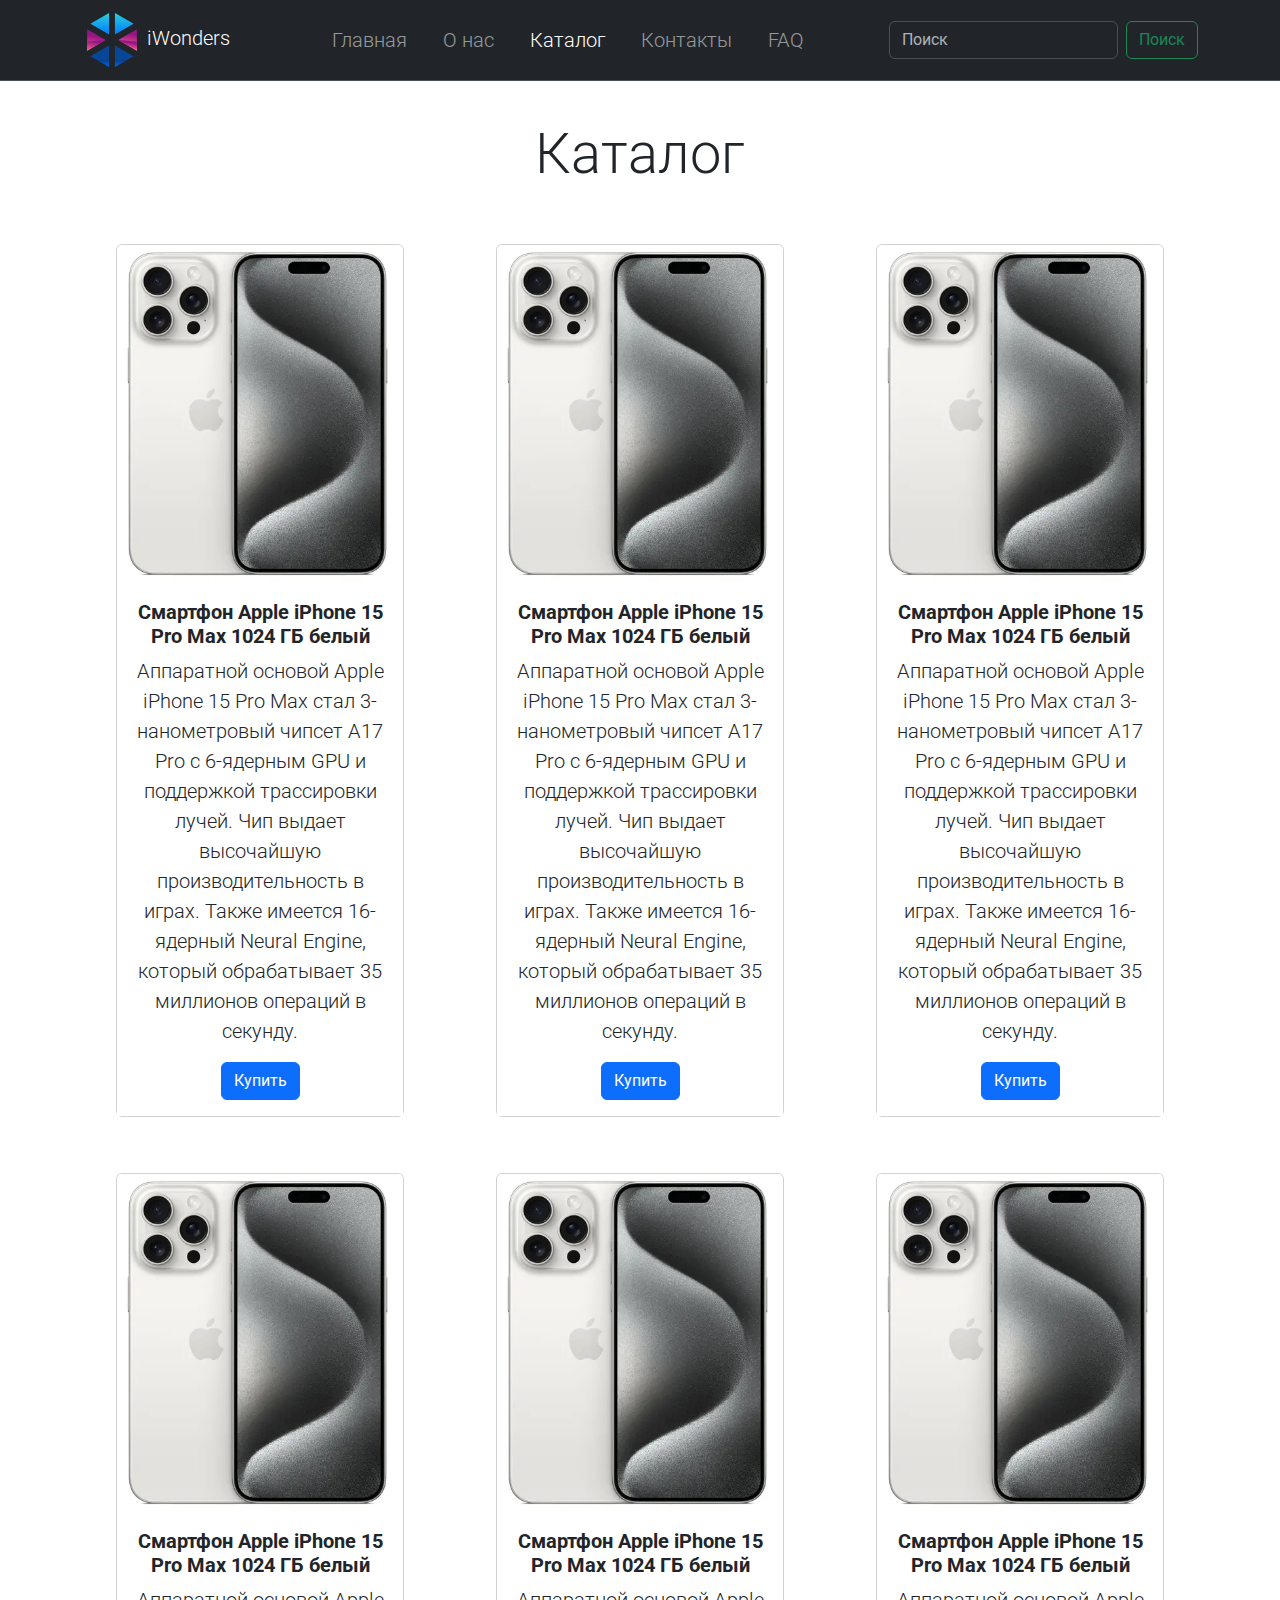
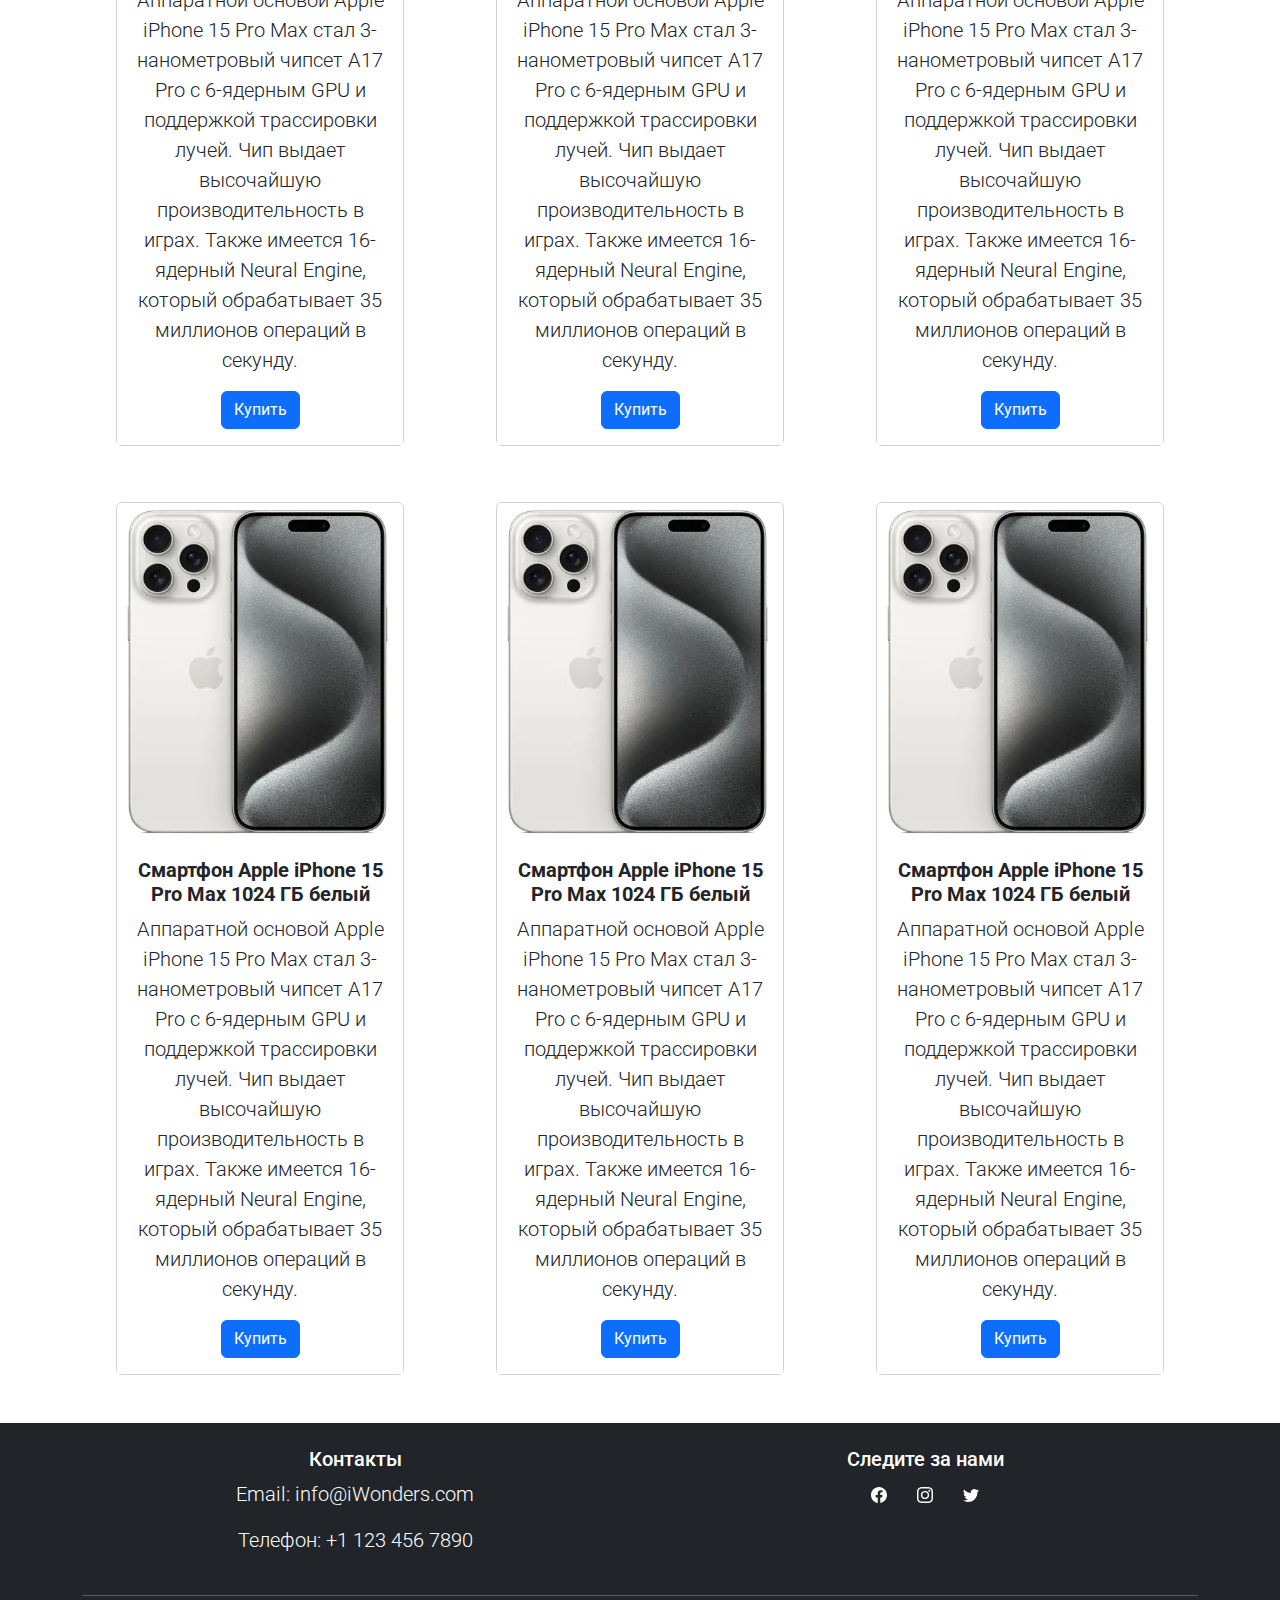
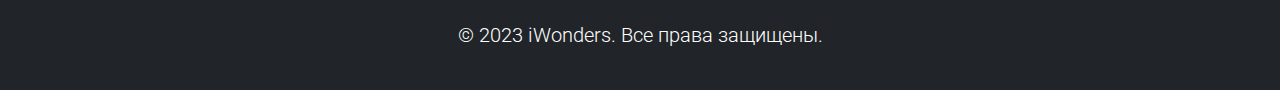
<file: html/products.html>
<!DOCTYPE html>
<html lang="en">
<head>
    <meta charset="UTF-8">
    <meta name="viewport" content="width=device-width, initial-scale=1.0">
    <link rel="stylesheet" href="../css/bootstrap.min.css">
    <link rel="preconnect" href="https://fonts.googleapis.com">
    <link rel="preconnect" href="https://fonts.gstatic.com" crossorigin>
    <link href="https://fonts.googleapis.com/css2?family=Roboto:wght@300;400;700&display=swap" rel="stylesheet">
    <link rel="stylesheet" href="../css/products.css">
    <link rel="icon" type="images/x-icon" href="../images/favicon.ico">
    <title>Products</title>
</head>
<body>
    <div class="header">
        <nav class="navbar bg-dark border-bottom border-bottom-dark navbar-expand-lg" data-bs-theme="dark">
            <div class="container">
              <a class="navbar-brand" href="../index.html" >
                <img src="../images/logo.svg" alt="" alt="Logo" width="60" height="54" class="d-inline-block align-text-center">
                iWonders
              </a>
              <button class="navbar-toggler" type="button" data-bs-toggle="collapse" data-bs-target="#navbarSupportedContent" aria-controls="navbarSupportedContent" aria-expanded="false" aria-label="Переключатель навигации">
                <span class="navbar-toggler-icon"></span>
              </button>
              <div class="collapse navbar-collapse" id="navbarSupportedContent">
                <ul class="navbar-nav me-auto mb-2 mb-lg-0 ">
                  <li class="nav-item">
                    <a class="nav-link" aria-current="page" href="../index.html">Главная</a>
                  </li>
                  <li class="nav-item">
                    <a class="nav-link" href="../html/about_us.html">О нас</a>
                  </li>
                  <li class="nav-item">
                    <a class="nav-link active" href="../html/products.html">Каталог</a>
                  </li>
                  <li class="nav-item">
                    <a class="nav-link" href="../html/contacts.html">Контакты</a>
                  </li>
                  <li class="nav-item">
                    <a class="nav-link" href="../html/faq.html">FAQ</a>
                  </li>
                </ul>
                <form class="d-flex" role="search">
                  <input class="form-control me-2" type="search" placeholder="Поиск" aria-label="Поиск">
                  <button class="btn btn-outline-success" type="submit">Поиск</button>
                </form>
              </div>
            </div>
          </nav>
    </div>
    <div class="main">
            <div class="container">
                <h4 class="display-4">Каталог</h4>
                <div class="row">
                    <div class="col-lg-4 mt-2 mb-5 d-flex justify-content-center align-items-center">
                        <div class="card" style="width: 18rem;">
                            <img src="../images/products/iphone-grey.webp" class="card-img-top" alt="...">
                            <div class="card-body text-center">
                                <h5 class="card-title">Смартфон Apple iPhone 15 Pro Max 1024 ГБ белый</h5>
                                <p class="card-text">Аппаратной основой Apple iPhone 15 Pro Max стал 3-нанометровый чипсет A17 Pro с 6-ядерным GPU и поддержкой трассировки лучей. Чип выдает высочайшую производительность в играх. Также имеется 16-ядерный Neural Engine, который обрабатывает 35 миллионов операций в секунду.</p>
                                <a href="#" class="btn btn-primary">Купить</a>
                            </div>
                        </div>
                    </div>
                    <div class="col-lg-4 mt-2 mb-5 d-flex justify-content-center align-items-center">
                        <div class="card" style="width: 18rem;">
                            <img src="../images/products/iphone-grey.webp" class="card-img-top" alt="...">
                            <div class="card-body text-center">
                                <h5 class="card-title">Смартфон Apple iPhone 15 Pro Max 1024 ГБ белый</h5>
                                <p class="card-text">Аппаратной основой Apple iPhone 15 Pro Max стал 3-нанометровый чипсет A17 Pro с 6-ядерным GPU и поддержкой трассировки лучей. Чип выдает высочайшую производительность в играх. Также имеется 16-ядерный Neural Engine, который обрабатывает 35 миллионов операций в секунду.</p>
                                <a href="#" class="btn btn-primary">Купить</a>
                            </div>
                        </div>
                    </div>
                    <div class="col-lg-4 mt-2 mb-5 d-flex justify-content-center align-items-center">
                        <div class="card" style="width: 18rem;">
                            <img src="../images/products/iphone-grey.webp" class="card-img-top" alt="...">
                            <div class="card-body text-center">
                                <h5 class="card-title">Смартфон Apple iPhone 15 Pro Max 1024 ГБ белый</h5>
                                <p class="card-text">Аппаратной основой Apple iPhone 15 Pro Max стал 3-нанометровый чипсет A17 Pro с 6-ядерным GPU и поддержкой трассировки лучей. Чип выдает высочайшую производительность в играх. Также имеется 16-ядерный Neural Engine, который обрабатывает 35 миллионов операций в секунду.</p>
                                <a href="#" class="btn btn-primary">Купить</a>
                            </div>
                        </div>
                    </div>
                </div>
                <div class="row">
                    <div class="col-lg-4 mt-2 mb-5 d-flex justify-content-center align-items-center">
                        <div class="card" style="width: 18rem;">
                            <img src="../images/products/iphone-grey.webp" class="card-img-top" alt="...">
                            <div class="card-body text-center">
                                <h5 class="card-title">Смартфон Apple iPhone 15 Pro Max 1024 ГБ белый</h5>
                                <p class="card-text">Аппаратной основой Apple iPhone 15 Pro Max стал 3-нанометровый чипсет A17 Pro с 6-ядерным GPU и поддержкой трассировки лучей. Чип выдает высочайшую производительность в играх. Также имеется 16-ядерный Neural Engine, который обрабатывает 35 миллионов операций в секунду.</p>
                                <a href="#" class="btn btn-primary">Купить</a>
                            </div>
                        </div>
                    </div>
                    <div class="col-lg-4 mt-2 mb-5 d-flex justify-content-center align-items-center">
                        <div class="card" style="width: 18rem;">
                            <img src="../images/products/iphone-grey.webp" class="card-img-top" alt="...">
                            <div class="card-body text-center">
                                <h5 class="card-title">Смартфон Apple iPhone 15 Pro Max 1024 ГБ белый</h5>
                                <p class="card-text">Аппаратной основой Apple iPhone 15 Pro Max стал 3-нанометровый чипсет A17 Pro с 6-ядерным GPU и поддержкой трассировки лучей. Чип выдает высочайшую производительность в играх. Также имеется 16-ядерный Neural Engine, который обрабатывает 35 миллионов операций в секунду.</p>
                                <a href="#" class="btn btn-primary">Купить</a>
                            </div>
                        </div>
                    </div>
                    <div class="col-lg-4 mt-2 mb-5 d-flex justify-content-center align-items-center">
                        <div class="card" style="width: 18rem;">
                            <img src="../images/products/iphone-grey.webp" class="card-img-top" alt="...">
                            <div class="card-body text-center">
                                <h5 class="card-title">Смартфон Apple iPhone 15 Pro Max 1024 ГБ белый</h5>
                                <p class="card-text">Аппаратной основой Apple iPhone 15 Pro Max стал 3-нанометровый чипсет A17 Pro с 6-ядерным GPU и поддержкой трассировки лучей. Чип выдает высочайшую производительность в играх. Также имеется 16-ядерный Neural Engine, который обрабатывает 35 миллионов операций в секунду.</p>
                                <a href="#" class="btn btn-primary">Купить</a>
                            </div>
                        </div>
                    </div>
                </div>
                <div class="row">
                    <div class="col-lg-4 mt-2 mb-5 d-flex justify-content-center align-items-center">
                        <div class="card" style="width: 18rem;">
                            <img src="../images/products/iphone-grey.webp" class="card-img-top" alt="...">
                            <div class="card-body text-center">
                                <h5 class="card-title">Смартфон Apple iPhone 15 Pro Max 1024 ГБ белый</h5>
                                <p class="card-text">Аппаратной основой Apple iPhone 15 Pro Max стал 3-нанометровый чипсет A17 Pro с 6-ядерным GPU и поддержкой трассировки лучей. Чип выдает высочайшую производительность в играх. Также имеется 16-ядерный Neural Engine, который обрабатывает 35 миллионов операций в секунду.</p>
                                <a href="#" class="btn btn-primary">Купить</a>
                            </div>
                        </div>
                    </div>
                    <div class="col-lg-4 mt-2 mb-5 d-flex justify-content-center align-items-center">
                        <div class="card" style="width: 18rem;">
                            <img src="../images/products/iphone-grey.webp" class="card-img-top" alt="...">
                            <div class="card-body text-center">
                                <h5 class="card-title">Смартфон Apple iPhone 15 Pro Max 1024 ГБ белый</h5>
                                <p class="card-text">Аппаратной основой Apple iPhone 15 Pro Max стал 3-нанометровый чипсет A17 Pro с 6-ядерным GPU и поддержкой трассировки лучей. Чип выдает высочайшую производительность в играх. Также имеется 16-ядерный Neural Engine, который обрабатывает 35 миллионов операций в секунду.</p>
                                <a href="#" class="btn btn-primary">Купить</a>
                            </div>
                        </div>
                    </div>
                    <div class="col-lg-4 mt-2 mb-5 d-flex justify-content-center align-items-center">
                        <div class="card" style="width: 18rem;">
                            <img src="../images/products/iphone-grey.webp" class="card-img-top" alt="...">
                            <div class="card-body text-center">
                                <h5 class="card-title">Смартфон Apple iPhone 15 Pro Max 1024 ГБ белый</h5>
                                <p class="card-text">Аппаратной основой Apple iPhone 15 Pro Max стал 3-нанометровый чипсет A17 Pro с 6-ядерным GPU и поддержкой трассировки лучей. Чип выдает высочайшую производительность в играх. Также имеется 16-ядерный Neural Engine, который обрабатывает 35 миллионов операций в секунду.</p>
                                <a href="#" class="btn btn-primary">Купить</a>
                            </div>
                        </div>
                    </div>
                </div>
        </div>
    </div>
    <footer class="bg-dark text-white text-center py-4">
        <div class="container">
            <div class="row">
                <div class="col-md-6">
                    <h5>Контакты</h5>
                    <p>Email: info@iWonders.com</p>
                    <p>Телефон: +1 123 456 7890</p>
                </div>
                <div class="col-md-6">
                    <h5>Следите за нами</h5>
                    <a href="#" class="text-white social-icon">
                        <img src="../images/socials/facebook.svg" alt="" style="filter: invert(1);" class="text-white">
                    </a> 
                    <a href="#" class="text-white social-icon">
                        <img src="../images/socials/instagram.svg" alt="" style="filter: invert(1);" class="text-white">
                    </a> 
                    <a href="#" class="text-white social-icon">
                        <img src="../images/socials/twitter.svg" alt="" style="filter: invert(1);" class="text-white">
                    </a>
                </div>
            </div>
            <hr class="my-4">
            <p>&copy; 2023 iWonders. Все права защищены.</p>
        </div>
    </footer>
</body>
<script src="../js/bootstrap.bundle.min.js"></script>
</html>
</file>
<file: css/main.css>
body{
    background-color: #fff;
    font-family: Roboto;
    font-weight: 300;
    font-size: 20px;
}
.navbar-nav{
    margin: 0 auto;
}
.nav-item{
    margin-right: 20px ;
}
.nav-item:last-child{
    margin-right: 0px;
}
.container-fluid{
    padding: 0px;
}
/* .carousel-item{
    height: 620px;
} */
.carousel-inner{
    height: 100%;
    max-height: 620px;
}
.social-icon:not(:last-child) {
    margin-right: 25px; /* Регулируйте значение, чтобы изменить расстояние между иконками */
}
a {
    text-decoration: none;
}
h1{
    font-size: 54px;
    font-weight: 700;
    margin-bottom: 20px;
}
</file>
<file: css/about-us.css>
body{
    background-color: #fff;
    font-family: Roboto;
    font-weight: 300;
    font-size: 20px;
}
.navbar-nav{
    margin: 0 auto;
}
.nav-item{
    margin-right: 20px ;
}
.nav-item:last-child{
    margin-right: 0px;
}
.social-icon:not(:last-child) {
    margin-right: 25px; /* Регулируйте значение, чтобы изменить расстояние между иконками */
}
a {
    text-decoration: none;
}
.container-fluid{
    padding: 0px;
}
.mb-5{
    margin-bottom: 20px!important;
}
.row{
    margin: 70px auto;
}
</file>
<file: css/contacts.css>
body{
    background-color: #fff;
    font-family: Roboto;
    font-weight: 300;
    font-size: 20px;
}
.navbar-nav{
    margin: 0 auto;
}
.nav-item{
    margin-right: 20px ;
}
.nav-item:last-child{
    margin-right: 0px;
}
.social-icon:not(:last-child) {
    margin-right: 25px; /* Регулируйте значение, чтобы изменить расстояние между иконками */
}
a {
    text-decoration: none;
}
.container-fluid{
    padding: 0px;
}
.container{
    width: 100%;
    max-width: 1320px;
}
.header-image{
    display: block;
    margin: 0 auto;
    max-height: 600px;
}
h1{
    margin-top: 30px;
}
.contact-info{
    margin-bottom: 30px;
}
</file>
<file: css/faq.css>
body{
    background-color: #fff;
    font-family: Roboto;
    font-weight: 300;
    font-size: 20px;
}
.navbar-nav{
    margin: 0 auto;
}
.nav-item{
    margin-right: 20px ;
}
.nav-item:last-child{
    margin-right: 0px;
}
.social-icon:not(:last-child) {
    margin-right: 25px; /* Регулируйте значение, чтобы изменить расстояние между иконками */
}
a {
    text-decoration: none;
}
.container-fluid{
    padding: 0px;
}
h1{
    font-weight: 700;
    padding-top: 40px;
    padding-bottom: 40px;
}
.accordion-item{
    margin: 15px auto;
}
.accordion-header{
    z-index: 5;
    border: 1px solid rgb(189, 189, 189) ;
}
</file>
<file: css/products.css>
body{
    background-color: #fff;
    font-family: Roboto;
    font-weight: 300;
    font-size: 20px;
}
.navbar-nav{
    margin: 0 auto;
}
.nav-item{
    margin-right: 20px ;
}
.nav-item:last-child{
    margin-right: 0px;
}
.social-icon:not(:last-child) {
    margin-right: 25px; /* Регулируйте значение, чтобы изменить расстояние между иконками */
}
a {
    text-decoration: none;
}
.container-fluid{
    padding: 0px;
}

h4{
    text-align: center;
    padding: 40px 0px;
}
.col-md-4{
    margin: 0 auto;
}
.card-body{
    background-color: #fff;
}
.card-body{
 
}
.card-title{
    font-weight: 700;
}
</file>
